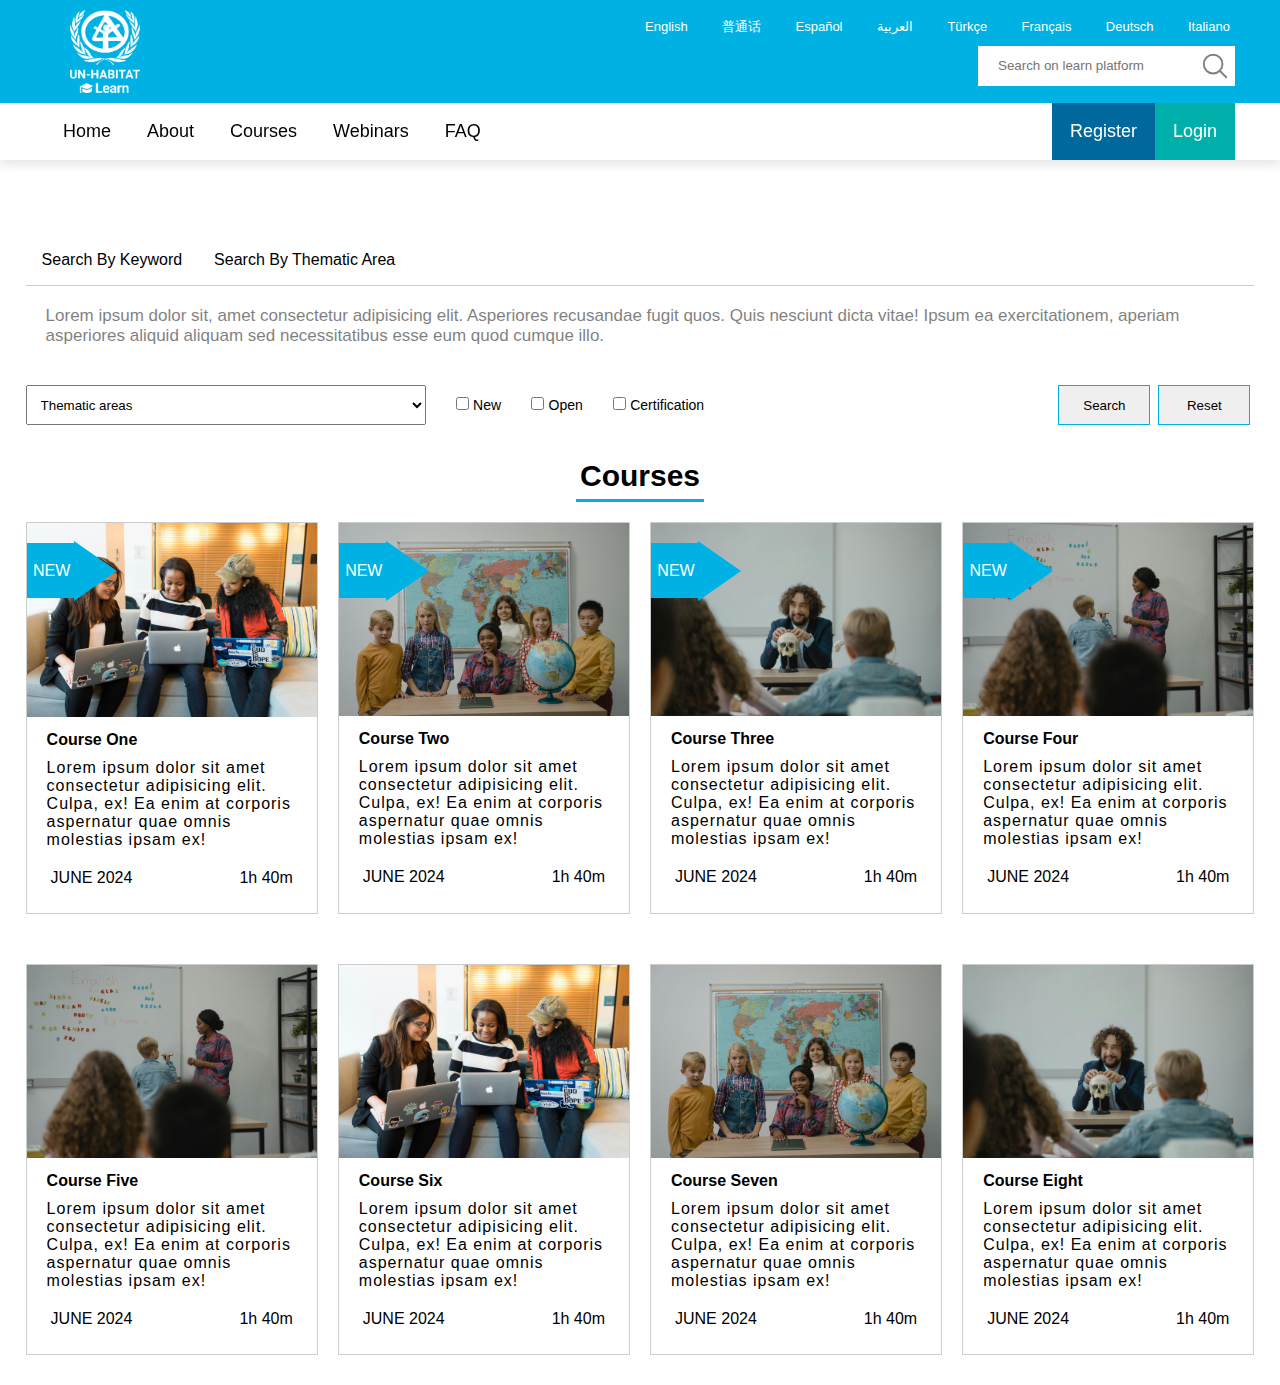
<file: sections/course.html>
<!DOCTYPE html>
<html lang="en">
<head>
    <meta charset="UTF-8">
    <meta http-equiv="X-UA-Compatible" content="IE=edge">
    <meta name="viewport" content="width=device-width, initial-scale=1.0">
    <title>UN-Habitat Learning Platform</title>
    <link rel="stylesheet" href="../style.css">
    <link rel="stylesheet" href="https://cdnjs.cloudflare.com/ajax/libs/font-awesome/6.1.1/css/all.min.css"/>
    <link rel="stylesheet" href="https://cdnjs.cloudflare.com/ajax/libs/font-awesome/5.15.4/css/all.min.css">
</head>
<body>

    <header>
        <div class="control">
            <div class="logo">
                <img src="../images/logo/logo.png" alt="un_habitat">
            </div>
            
            <div class="container">
                <div class="locales">
                    <ul>
                        <li><a href="#">English</a></li>
                        <li><a href="#">普通话</a></li>
                        <li><a href="#">Español</a> </li>
                        <li><a href="#">العربية</a></li>
                        <li><a href="#">Türkçe</a></li>
                        <li><a href="#">Français</a></li>
                        <li><a href="#">Deutsch</a></li>
                        <li><a href="#">Italiano</a></li>
                    </ul>
               </div>
                <div class="search-container">
                    <input type="text" placeholder="Search on learn platform">
                    <button>
                        <svg xmlns="http://www.w3.org/2000/svg" fill="none" viewBox="0 0 24 24" stroke-width="1.5" stroke="currentColor">
                            <path stroke-linecap="round" stroke-linejoin="round" d="m21 21-5.197-5.197m0 0A7.5 7.5 0 1 0 5.196 5.196a7.5 7.5 0 0 0 10.607 10.607Z" />
                        </svg>                      
                    </button>
                </div>
            </div>
        </div>

        <div class="menu">
            <input type="checkbox"  id="menu-bar">
            <label for="menu-bar">
                <svg xmlns="http://www.w3.org/2000/svg" fill="none" viewBox="0 0 24 24" stroke-width="1.5" stroke="currentColor" style="width: 30px; height: 50px;" >
                    <path stroke-linecap="round" stroke-linejoin="round" d="M3.75 6.75h16.5M3.75 12h16.5m-16.5 5.25h16.5" />
                </svg>
            </label>
    
            <nav class="navbar">
                <ul>
                    <li><a href="../index.html">home</a></li>
                    <li><a href="#">about</a></li>
                    <li ><a href="#">courses</a></li>
                    <li><a href="#">webinars</a></li>
                    <li><a href="faq.html">FAQ</a></li>
                </ul>
            </nav>
    
            <div class="auth">

                <div class="register">
                    register    
                </div>

                <div class="login-container">
                    <div class="login" data-name="l-1">
                       Login
                    </div>
                </div>

            </div>
        </div>
    </header>


    <section class="section">

        <div class="login-preview">
            <div class="preview" data-target="l-1">
                <i class="fas fa-times"></i>
                <h3>Login</h3>
                <form action="/submit_form" method="post" class="form-container">
                    <label for="email">Email</label>
                    <input type="email" id="email" name="email" required>
                    
                    <label for="password">Password</label>
                    <input type="password" id="password" name="password" required>
                    
                    <input type="submit" value="Login">
                </form>

                <p class="par1">Create new account</p>
                <p class="user-par">Forgot username or password?</p>
    
                <p class="par2">
                    In addition to self-paced e-learning courses,
                    The UN-Habitat learning platform offers a number of free
                    international technical webinars, Massive Open Online Courses,
                    mobile learning solutions and other learning initiatives and events.
                </p>
                <p class="par1">Please subscribe to our newsletter if you want to stay tuned!</p>

            </div>
        </div>

        <div class="search-box">
            <ul>
                <li><a href="#">Search by keyword</a></li>
                <li><a href="#">Search by thematic area</a></li>
            </ul>
        </div>

        
        <span class="desc">
            Lorem ipsum dolor sit, amet consectetur adipisicing elit. Asperiores recusandae fugit quos. Quis nesciunt dicta vitae! Ipsum ea exercitationem, aperiam asperiores aliquid aliquam 
            sed necessitatibus esse eum quod cumque illo.
        </span>
      

        <div class="wrapper">

            <div class="options">
                <select id="thematic">
                    <option selected>Thematic areas</option>
                    <option value="">General(14)</option>
                    <option value="">Measuring Sustainable Development Goals Indicators (9)</option>
                    <option value="">Solid Waste management (5)</option>
                    <option value="">Training materials (3)</option>
                    <option value="">UN-Habitat staff (1)</option>
                    <option value="">Sustainable urban mobility(2)</option>
                    <option value="">Online classrooms (2)</option>
                    <option value="">Urban climate and environmental action (1)</option>
                    <option value="">SDG Cities Learning Path (3)</option>
                </select>

                <div class="checkbox-btn">
                    <input type="checkbox" id="option1" name="options" value="option1">
                    <label for="option1">New</label><br>
                </div>
                
                <div class="checkbox-btn">
                    <input type="checkbox" id="option2" name="options" value="option2">
                    <label for="option2">Open</label><br>
                </div>

                <div class="checkbox-btn">
                    <input type="checkbox" id="option3" name="options" value="option3">
                    <label for="option3">Certification</label><br>
                </div>
                
            </div>

            <div class="actions">
                <button>
                    search                    
                </button>

                <button>
                    reset                     
                </button>
            </div>
            
        </div>

        <div class="title">
            <span class="header">Courses</span>
        </div>


        <div class="grid-container">

            <div class="box">
                <div class="image">
                    <div class="new">NEW</div>
                    <img src="../images/courses/1.jpg" alt="">
                </div>
                <div class="content">
                    <h4>Course One</h4>
                    <p>
                        Lorem ipsum dolor sit amet consectetur adipisicing elit. Culpa, ex! Ea enim at corporis aspernatur quae omnis molestias ipsam ex!
                    </p>
                    <div class="info">
                        <span class="date">June 2024</span>
                        <span class="time">1h 40m </span>
                    </div>
                </div>
            </div>
        
            <div class="box">
                <div class="image">
                    <div class="new">NEW</div>
                    <img src="../images/courses/2.jpg" alt="">
                </div>
                <div class="content">
                    <h4>Course Two</h4>
                    <p>
                        Lorem ipsum dolor sit amet consectetur adipisicing elit. Culpa, ex! Ea enim at corporis aspernatur quae omnis molestias ipsam ex!
                    </p>
                    <div class="info">
                        <span class="date">June 2024</span>
                        <span class="time">1h 40m </span>
                    </div>
                </div>
            </div>
        
            <div class="box">
                <div class="image">
                    <div class="new">NEW</div>
                    <img src="../images/courses/3.jpg" alt="">
                </div>
                <div class="content">
                    <h4>Course Three</h4>
                    <p>
                        Lorem ipsum dolor sit amet consectetur adipisicing elit. Culpa, ex! Ea enim at corporis aspernatur quae omnis molestias ipsam ex!
                    </p>
                    <div class="info">
                        <span class="date">June 2024</span>
                        <span class="time">1h 40m </span>
                    </div>
                </div>
            </div>
        
            <div class="box">
                <div class="image">
                    <div class="new">NEW</div>
                    <img src="../images/courses/4.jpg" alt="">
                </div>
                <div class="content">
                    <h4>Course Four</h4>
                    <p>
                        Lorem ipsum dolor sit amet consectetur adipisicing elit. Culpa, ex! Ea enim at corporis aspernatur quae omnis molestias ipsam ex!
                    </p>
                    <div class="info">
                        <span class="date">June 2024</span>
                        <span class="time">1h 40m </span>
                    </div>
                </div>
            </div>
        
            <div class="box">
                <div class="image">
                    <img src="../images/courses/4.jpg" alt="">
                </div>
                <div class="content">
                    <h4>Course Five</h4>
                    <p>
                        Lorem ipsum dolor sit amet consectetur adipisicing elit. Culpa, ex! Ea enim at corporis aspernatur quae omnis molestias ipsam ex!
                    </p>
                    <div class="info">
                        <span class="date">June 2024</span>
                        <span class="time">1h 40m </span>
                    </div>
                </div>
            </div>
        
            <div class="box">
                <div class="image">
                    <img src="../images/courses/1.jpg" alt="">
                </div>
                <div class="content">
                    <h4>Course Six</h4>
                    <p>
                        Lorem ipsum dolor sit amet consectetur adipisicing elit. Culpa, ex! Ea enim at corporis aspernatur quae omnis molestias ipsam ex!
                    </p>
                    <div class="info">
                        <span class="date">June 2024</span>
                        <span class="time">1h 40m </span>
                    </div>
                </div>
            </div>
        
            <div class="box">
                <div class="image">
                    <img src="../images/courses/2.jpg" alt="">
                </div>
                <div class="content">
                    <h4>Course Seven</h4>
                    <p>
                        Lorem ipsum dolor sit amet consectetur adipisicing elit. Culpa, ex! Ea enim at corporis aspernatur quae omnis molestias ipsam ex!
                    </p>
                    <div class="info">
                        <span class="date">June 2024</span>
                        <span class="time">1h 40m </span>
                    </div>
                </div>
            </div>
        
            <div class="box">
                <div class="image">
                    <img src="../images/courses/3.jpg" alt="">
                </div>
                <div class="content">
                    <h4>Course Eight</h4>
                    <p>
                        Lorem ipsum dolor sit amet consectetur adipisicing elit. Culpa, ex! Ea enim at corporis aspernatur quae omnis molestias ipsam ex!
                    </p>
                    <div class="info">
                        <span class="date">June 2024</span>
                        <span class="time">1h 40m </span>
                    </div>
                </div>
            </div>
        
        </div>
        

    </section>
    <script src="../scripts/popup.js"></script>
</body>
</html>
</file>
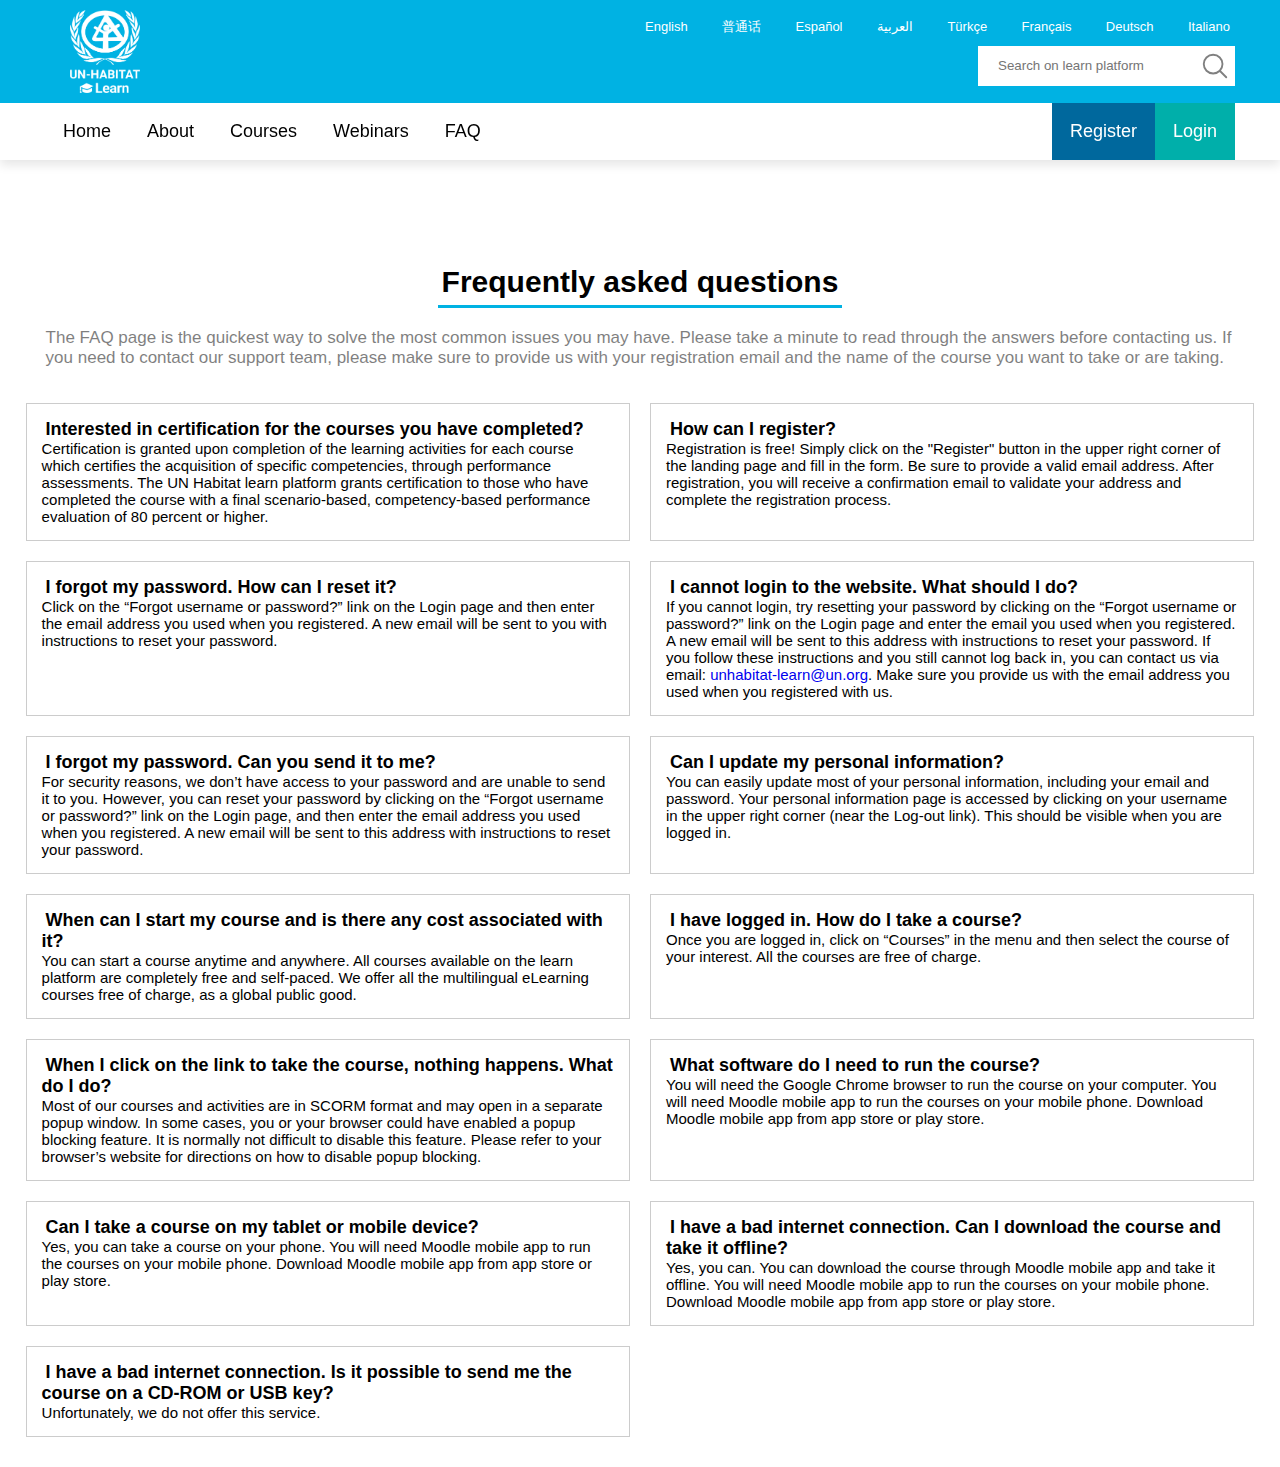
<file: sections/faq.html>
<!DOCTYPE html>
<html lang="en">
<head>
    <meta charset="UTF-8">
    <meta http-equiv="X-UA-Compatible" content="IE=edge">
    <meta name="viewport" content="width=device-width, initial-scale=1.0">
    <title>UN-Habitat Learning Platform</title>
    <link rel="stylesheet" href="../style.css">
    <link rel="stylesheet" href="https://cdnjs.cloudflare.com/ajax/libs/font-awesome/6.1.1/css/all.min.css"/>
    <link rel="stylesheet" href="https://cdnjs.cloudflare.com/ajax/libs/font-awesome/5.15.4/css/all.min.css">
</head>
<body>

    <header>
        <div class="control">
            <div class="logo">
                <img src="../images/logo/logo.png" alt="un_habitat">
            </div>
            
            <div class="container">
                <div class="locales">
                    <ul>
                        <li><a href="#">English</a></li>
                        <li><a href="#">普通话</a></li>
                        <li><a href="#">Español</a> </li>
                        <li><a href="#">العربية</a></li>
                        <li><a href="#">Türkçe</a></li>
                        <li><a href="#">Français</a></li>
                        <li><a href="#">Deutsch</a></li>
                        <li><a href="#">Italiano</a></li>
                    </ul>
               </div>
                <div class="search-container">
                    <input type="text" placeholder="Search on learn platform">
                    <button>
                        <svg xmlns="http://www.w3.org/2000/svg" fill="none" viewBox="0 0 24 24" stroke-width="1.5" stroke="currentColor">
                            <path stroke-linecap="round" stroke-linejoin="round" d="m21 21-5.197-5.197m0 0A7.5 7.5 0 1 0 5.196 5.196a7.5 7.5 0 0 0 10.607 10.607Z" />
                        </svg>                      
                    </button>
                </div>
            </div>
        </div>

        <div class="menu">
            <input type="checkbox"  id="menu-bar">
            <label for="menu-bar">
                <svg xmlns="http://www.w3.org/2000/svg" fill="none" viewBox="0 0 24 24" stroke-width="1.5" stroke="currentColor" style="width: 30px; height: 50px;" >
                    <path stroke-linecap="round" stroke-linejoin="round" d="M3.75 6.75h16.5M3.75 12h16.5m-16.5 5.25h16.5" />
                </svg>
            </label>
    
            <nav class="navbar">
                <ul>
                    <li><a href="../index.html">home</a></li>
                    <li><a href="#">about</a></li>
                    <li ><a href="course.html">courses</a></li>
                    <li><a href="#">webinars</a></li>
                    <li><a href="#">FAQ</a></li>
                </ul>
            </nav>
    
            <div class="auth">

                <div class="register">
                    register    
                </div>

                <div class="login-container">
                    <div class="login" data-name="l-1">
                       Login
                    </div>
                </div>

            </div>
        </div>
    </header>


    <section class="section">

        <div class="login-preview">
            <div class="preview" data-target="l-1">
                <i class="fas fa-times"></i>
                <h3>Login</h3>
                <form action="/submit_form" method="post" class="form-container">
                    <label for="email">Email</label>
                    <input type="email" id="email" name="email" required>
                    
                    <label for="password">Password</label>
                    <input type="password" id="password" name="password" required>
                    
                    <input type="submit" value="Login">
                </form>

                <p class="par1">Create new account</p>
                <p class="user-par">Forgot username or password?</p>
    
                <p class="par2">
                    In addition to self-paced e-learning courses,
                    The UN-Habitat learning platform offers a number of free
                    international technical webinars, Massive Open Online Courses,
                    mobile learning solutions and other learning initiatives and events.
                </p>
                <p class="par1">Please subscribe to our newsletter if you want to stay tuned!</p>

            </div>
        </div>

        <div class="title">
            <span class="header">Frequently asked questions</span>
            <span class="desc">The FAQ page is the quickest way to solve the most common issues you may have. Please take a minute to read through the answers before contacting us. If you need to contact our support team, please make sure to provide us with your registration email and the name of the course you want to take or are taking.</span>
        </div>

        <div class="faq-items-container">

            <div class="faq-container">
                <div class="faq-item">
                    <span class="faq-qn">Interested in certification for the courses you have completed?</span>
                    <p class="faq-ans">Certification is granted upon completion of the learning activities for each course which certifies the acquisition of specific competencies, through performance assessments. The UN Habitat learn platform grants certification to those who have completed the course with a final scenario-based, competency-based performance evaluation of 80 percent or higher.</p>
                </div>
            </div>
            
            <div class="faq-container">
                <div class="faq-item">
                    <span class="faq-qn">How can I register?</span>
                    <p class="faq-ans">Registration is free! Simply click on the "Register" button in the upper right corner of the landing page and fill in the form. Be sure to provide a valid email address. After registration, you will receive a confirmation email to validate your address and complete the registration process.</p>
                </div>
            </div>
            
            <div class="faq-container">
                <div class="faq-item">
                    <span class="faq-qn">I forgot my password. How can I reset it?</span>
                    <p class="faq-ans">Click on the “Forgot username or password?” link on the Login page and then enter the email address you used when you registered. A new email will be sent to you with instructions to reset your password.</p>
                </div>
            </div>
            
            <div class="faq-container">
                <div class="faq-item">
                    <span class="faq-qn">I cannot login to the website. What should I do?</span>
                    <p class="faq-ans">If you cannot login, try resetting your password by clicking on the “Forgot username or password?” link on the Login page and enter the email you used when you registered. A new email will be sent to this address with instructions to reset your password. If you follow these instructions and you still cannot log back in, you can contact us via email: <a href="mailto:unhabitat-learn@un.org">unhabitat-learn@un.org</a>. Make sure you provide us with the email address you used when you registered with us.</p>
                </div>
            </div>
            
            <div class="faq-container">
                <div class="faq-item">
                    <span class="faq-qn">I forgot my password. Can you send it to me?</span>
                    <p class="faq-ans">For security reasons, we don’t have access to your password and are unable to send it to you. However, you can reset your password by clicking on the “Forgot username or password?” link on the Login page, and then enter the email address you used when you registered. A new email will be sent to this address with instructions to reset your password.</p>
                </div>
            </div>
            
            <div class="faq-container">
                <div class="faq-item">
                    <span class="faq-qn">Can I update my personal information?</span>
                    <p class="faq-ans">You can easily update most of your personal information, including your email and password. Your personal information page is accessed by clicking on your username in the upper right corner (near the Log-out link). This should be visible when you are logged in.</p>
                </div>
            </div>
            
            <div class="faq-container">
                <div class="faq-item">
                    <span class="faq-qn">When can I start my course and is there any cost associated with it?</span>
                    <p class="faq-ans">You can start a course anytime and anywhere. All courses available on the learn platform are completely free and self-paced. We offer all the multilingual eLearning courses free of charge, as a global public good.</p>
                </div>
            </div>
            
            <div class="faq-container">
                <div class="faq-item">
                    <span class="faq-qn">I have logged in. How do I take a course?</span>
                    <p class="faq-ans">Once you are logged in, click on “Courses” in the menu and then select the course of your interest. All the courses are free of charge.</p>
                </div>
            </div>
            
            <div class="faq-container">
                <div class="faq-item">
                    <span class="faq-qn">When I click on the link to take the course, nothing happens. What do I do?</span>
                    <p class="faq-ans">Most of our courses and activities are in SCORM format and may open in a separate popup window. In some cases, you or your browser could have enabled a popup blocking feature. It is normally not difficult to disable this feature. Please refer to your browser’s website for directions on how to disable popup blocking.</p>
                </div>
            </div>
            
            <div class="faq-container">
                <div class="faq-item">
                    <span class="faq-qn">What software do I need to run the course?</span>
                    <p class="faq-ans">You will need the Google Chrome browser to run the course on your computer. You will need Moodle mobile app to run the courses on your mobile phone. Download Moodle mobile app from app store or play store.</p>
                </div>
            </div>
            
            <div class="faq-container">
                <div class="faq-item">
                    <span class="faq-qn">Can I take a course on my tablet or mobile device?</span>
                    <p class="faq-ans">Yes, you can take a course on your phone. You will need Moodle mobile app to run the courses on your mobile phone. Download Moodle mobile app from app store or play store.</p>
                </div>
            </div>
            
            <div class="faq-container">
                <div class="faq-item">
                    <span class="faq-qn">I have a bad internet connection. Can I download the course and take it offline?</span>
                    <p class="faq-ans">Yes, you can. You can download the course through Moodle mobile app and take it offline. You will need Moodle mobile app to run the courses on your mobile phone. Download Moodle mobile app from app store or play store.</p>
                </div>
            </div>
            
            <div class="faq-container">
                <div class="faq-item">
                    <span class="faq-qn">I have a bad internet connection. Is it possible to send me the course on a CD-ROM or USB key?</span>
                    <p class="faq-ans">Unfortunately, we do not offer this service.</p>
                </div>
            </div>

        </div>
        
    </section>
    <script src="../scripts/popup.js"></script>
    
</body>
</html>
</file>
<file: style.css>
*{
    margin: 0;
    padding: 0;
    box-sizing: border-box;
    font-family: 'Roboto', sans-serif;
    text-decoration: none;
    list-style: none;
    
}

html{
  --body-clr: #f6f9fe;
  --white: white;
  --black: black;
  --primary: #00b2e3;
  --secondary: #00689D;
  --green: #00AFAA;
  --orange: #fd9d24;
  --red: #ff7276;
}

body{
    min-height: 100vh;
    padding-top: 105px;
}

header{
    position: fixed;
    top: 0;
    left: 0;
    right: 0;
    background: var(--white);
    box-shadow: 0 5px 10px rgba(0, 0, 0, 0.1);
    display: flex;
    align-items: center;
    justify-content: space-between;
    flex-direction: column;
    z-index: 1000;
}

header .menu{
    width: 100%;
    display: flex;
    align-items: center;
    justify-content: space-between;
    padding: 0px 45px;
}

header .navbar ul li{
    position: relative;
    float: left;
}

header .navbar ul li a{
    font-size: 18px;
    padding: 18px;
    color: var(--black);
    display:block;
    text-transform: capitalize;
}

header .navbar ul li a:hover{
    background: var(--primary);
    color: var(--white);
}

#menu-bar{
    display: none;
}

header label{
    font-size: 18px;
    cursor: pointer;
    display: none;
}

header .control{
  width: 100%;
  display: flex;
  align-items: center;
  justify-content: space-between;
  background-color: var(--primary); 
  padding: 10px 45px;
  z-index: 2000;
}

  header .control .container{
      display: flex;
      flex-direction: column;
      width: 50%;
    }

  header .control .container .search-container{
    display: flex;
    align-items: center;
    justify-content: flex-end;
    margin-top: 10px;
  }

  header .control .container .search-container input{
    height: 40px;
    padding-left: 20px;
    padding-right: 20px;
    border: none;
  }


  header .control .container .search-container input:focus{
    outline: none; 
    border-color: var(--primary);  
  }

  header .control .container .search-container button{
    height: 40px;
    background-color: var(--white); 
    display: flex;
    justify-content: center;
    align-items: center;
    cursor: pointer;
    border: none;
    padding: 0 5px;
  }

  header .control .container .search-container button svg{
    width: 30px;
    height: auto; 
    color: gray;
  }

  header .control .logo {
     display: flex;
     justify-content: center;
     align-items: center;
     padding-left: 25px;
  }

  header .control .logo img{
    width: 70px;
    height: auto;
  }


  .container .locales{
    background-color: var(--primary);
  }

  .container .locales ul{
    display: flex;
    align-items: center;
    justify-content: space-between;
  }


  .container .locales ul li {
    margin: 0px 5px;
  }


  .container .locales ul li a {
    color: var(--white);
    font-size: 13px;
  }

  .section{
    margin-top: 130px;
    padding: 0px 2%;
    display: flex;
    flex-direction: column;
  }


      /* HOME */

  .home{
    margin-top: 75px;
    display: flex;
    flex-direction: column;
  }

  .auth{
    display: flex;
    align-items: center;
    justify-content: space-between;
    text-transform: capitalize;
    color: var(--white);
  }
  
  .auth .register{
      background: var(--secondary);
      font-size: 18px;
      padding: 18px;
      cursor: pointer;
  }

  .auth .login-container{
    background: var(--green);
    font-size: 18px;
    padding: 18px;
    cursor: pointer;
}

  .login-preview{
    position: fixed;
    top:0; 
    left:0;
    min-height: 100vh;
    width: 100%;
    background: rgba(0,0,0,.8);
    display: none;
    align-items: center;
    justify-content: center;
    z-index: 2000;
 
 }
 
 .login-preview .preview{
    display: none;
    padding:2rem;
    text-align: start;
    background: #fff;
    position: relative;
    margin:2rem;
    width: 25rem;
 }
 
 .login-preview .preview.active{
    display: inline-block;
 }
 
 .login-preview .preview .fa-times{
    position: absolute;
    top:1rem;
    right:1.5rem;
    cursor: pointer;
    color:#444;
    font-size: 1rem;
 }
 
 .login-preview .preview h3{
    color:var(--black);
    padding:.5rem 0;
    font-size: 1.3rem;
    margin-top: 30px;
    margin-bottom: 10px;
 }
 
 .login-preview .preview p{
    font-size: 0.8rem;
    color:#777;
 }
 
 .login-preview .preview .par1, .par2{
    padding-top: 5px;
 }
 
 .login-preview .preview .par1{
    color: var(--green) ;
 }
 
 .login-preview .preview .user-par{
    color: var(--green) ;
 }
 
 .form-container label {
    display: block;
    margin-bottom: 8px;
    font-size: 0.9rem;
 }

 .form-container  input:focus {
  outline: none; 
  border: none; 
}
 
 .form-container input[type="email"],
 .form-container input[type="password"] {
    width: 100%;
    padding: 10px;
    margin-bottom: 20px;
    border: 1px solid #ccc;
 }
 
 .form-container input[type="submit"] {
    flex:1 1 16rem;
    padding:1rem;
    font-size: 1rem;
    text-align: center;
    width: 100%;
    background-color: var(--green);
    color: white;
    border: none;
    cursor: pointer;
    margin-bottom: 5px;
 }
 
 .form-container input[type="submit"]:hover {
    background-color: white;
    border: 1px solid var(--green);
    color: var(--green) ;
 }

.video-container {
  position: relative;
  width: 100%;
  height: 80vh;
  overflow: hidden;
  margin-top: -18px;
}

.video-container video {
  position: absolute;
  top: 0;
  left: 0;
  width: 100%;
  height: 100%;
  object-fit: cover;
}

.video-content{
  position: absolute;
  bottom: 50px;
  left: 50px;
}

.video-content a{
  font-size: 20px;
  text-decoration: none;
  padding: 15px 25px;
  transition: 0.3s;
  font-weight: 400;
}

.video-content a:nth-child(1){
    color: var(--secondary);
    background: var(--white); 
    margin-right: 20px;
}

.video-content a:nth-child(1):hover{
    background: var(--secondary);
    color: var(--white);
}

.video-content a:nth-child(2){
  background: var(--secondary);
  color: var(--white);
}

.video-content a:nth-child(2):hover{
  color: var(--secondary);
  background: var(--white); 
}

  .home .hero{
    width: 100%; 
    height: 300px;
    background-image: url('hero.jpg'); 
    background-size: cover;
    background-position: center;
    background-repeat: no-repeat;
    display: flex;
    flex-direction: column;
    align-items: flex-start;
    padding-left: 100px;
    padding-top: 50px;
    padding-bottom: 10px;
  }

  .hero .hero-title{
    width: 50%;
    margin-bottom: 20px;
  }

  .hero span{
    color: var(--white);
    font-size: 40px;
  }

  .hero-actions{
    display: flex;
    align-items:center;
  }

  .hero-actions button:nth-child(1) {
    background-color: var(--white);
    color: var(--secondary);
    border: none;
    padding: 10px 20px;
    cursor: pointer;
    margin-right: 15px;
    font-weight: 500;
  }

  .hero-actions button:nth-child(2) {
      background-color: var(--secondary); 
      color: var(--white);
      border: none;
      padding: 10px 20px;
      cursor: pointer;
      font-weight: 500;
  }

  .hero-actions button:nth-child(1):hover {
      background-color: var(--secondary);
      color: var(--white);

  }

  .hero-actions button:nth-child(2):hover {
    background-color: var(--white);
    color: var(--secondary);
  }

  .hero-info{
    display: flex;
    flex-direction: column;
    justify-content: center;
    align-items: center;
    padding-left: 100px;
    padding-right: 100px;
    padding-top: 50px;
    padding-bottom: 50px;
  }

  .hero-info span:nth-child(1){
      color: var(--black);
      font-weight: 600;  
      font-size: 35px;
  }

  .hero-info .counter-wrapper{
    display: flex;
    justify-content: center;
    align-items: center;
}

  .hero-info .counter-wrapper .counter{
    display: flex;
    flex-direction: column;
    justify-content: center;
    align-items: center;
  }

  .hero-info .counter-wrapper .counter  span:nth-child(1){
    color: var(--secondary);
  }

  
  .hero-info .counter-wrapper .vertical{
    width: 2px;
    height: 90px;
    background: rgba(0, 0, 0, 0.2);
    padding-top: 10px;
    padding-bottom: 10px;
    margin-left: 50px;
    margin-right: 50px;
}


.portfolio{
  width: 100%;
  padding: 30px 8%;
  background-color: var(--body-clr);
}

.portfolio-header{
  display: flex;
  justify-content: center;
  align-items: center;
  margin-bottom: 5px;
}

.portfolio-header span{
  font-weight: 600;
  font-size: 25px;
}

.button-group{
  text-align: center;
  margin-bottom: 15px;
}

.button-group .button{
  display: inline-block;
  padding: 5px 20px;
  margin: 5px;
  background-color: var(--white);
  border: 1px solid var(--primary);
  color: var(--black);
  font-style: 12px;
  text-transform: capitalize;
  letter-spacing: 1px;
  transition: all 0.4s;
  border-radius: 3px;
  outline: none;
  cursor: pointer;
}
.button-group .button.active{
  background-color: var(--primary);
  color: var(--body-clr);
}
.button-group .button:hover{
  background-color: var(--primary);
  color: var(--body-clr);
}
div.gallery{
  width: 100%;
  display: flex;
  flex-wrap: wrap;
}
div.gallery .item{
  position: relative;
  margin: 4px;
  width: calc(33.33% - 8px);
  overflow: hidden;
  border: 1px solid rgba(0, 0, 0, 0.2);
}

.item .image {
  position: relative;
  display: inline-block;
}

.item .image img{
  width: 100%;
  object-fit: cover;
}

.item .content{
  display: flex;
  flex-direction: column;
  padding: 10px 20px;
}

.item .content h4{
  margin-bottom: 10px;
}


.item .content p{
  text-align: left;
  font-size: 16px;
  letter-spacing: 1px;
  margin: 5px 0;
}

.item .content .info{
  display: flex;
  justify-content: flex-start;
  align-items: center;
  margin-top: 10px;
  margin-bottom: 10px;
  font-weight: 500;
}

.item .content .info .view-btn{
  text-transform: capitalize;
  cursor: pointer;
  border: 1px solid var(--primary);
  font-size: 12px;
  padding: 4px 16px;
  font-weight: 600;
  color: var(--primary);
}

.pace-course{
  display: flex;
  justify-content: center;
  align-items: center;
  margin-top: 20px;
}

.pace-container{
  display: flex;
  align-items: center;
  justify-content: space-between;
  box-shadow: 5px 5px 10px rgba(0, 0, 0, 0.1);
  margin-left: 100px;
  margin-right: 90px;
  padding-bottom: 20px;
  padding-left: 10px;
  padding-right: 30px;
}

.pace-title{
  font-size: 30px;
  font-weight: 500;
  text-align: start;
  width: 40%;
}

.pace-info{
  width: 60%;
  text-align: start;
}

.pace-info p{
  line-height: 26px;
}

.webinars{
  width: 100%;
  padding: 30px 8%;
  background-color: var(--body-clr);
  display: flex;
  flex-direction: column;
  margin-top: 30px;
}

.webinar-wrapper{
   display: flex;
   align-items: center;
   justify-content: center;
}

.webinar-img{
  width: 50%;
  display: flex;
  align-items: center;
  justify-content: flex-start;
  margin-right: 50px;
}

.webinar-img img{
  width: 100%;
  object-fit: cover;
  border-radius: 30%;
}

.webinar-content{
  display: flex;
  flex-direction: column;
}

.webinar-desc{
  display: flex;
  align-items: center;
  justify-content: flex-start;
  background: var(--white);
  padding: 20px;
  margin-bottom: 10px;
}

.svg-wrapper{
  display: flex;
  align-items:center;
  padding-right: 30px;
}

.svg-wrapper svg{
  width: 18px;
  height: 18px;
  margin-right: 5px;
  color: var(--primary);
}

.svg-wrapper span{
  font-size: 12px;
}

.date-block{
  display: flex;
  flex-direction: column;
  align-items: center;
  justify-content: center;
  border: 2px solid var(--primary);
  padding: 20px 8px;
  height: 100%;
  margin-right: 10px;
  text-transform: capitalize;
}

.date-block span:nth-child(1){
  font-size: 25px;
  font-weight: 600;
  color: var(--primary);
}

.webinar-info div:nth-child(1){
  display: flex;
  align-items: center;
  justify-content: center;
}

.webinar-info span{
  text-align: left;
}

.location-block{
  display: flex;
  align-items: center;
  justify-content: space-between;
}

.location-content{
  display: flex;
  align-items: center;
  justify-content: center;
}

.social{
  display: flex;
  flex-direction: column;
}

.newsletter{
  background: var(--primary);
  display: flex;
  align-items: center;
  padding: 50px 10px;
  justify-content: space-around;
}

.newsletter-content{
  display: flex;
  flex-direction: column;
  width: 25%;
}


.newsletter-content span:nth-child(1){
  text-transform: uppercase;
  color: var(--white);
}


.newsletter-content span:nth-child(2){
  color: var(--white);
  font-size: 30px;
  font-weight: 600;
}


.newsletter-content button{
  background: var(--white);
  color: var(--black);
  border: none;
  padding: 10px 0;
  border-radius: 6px;
  font-size: 18px;
  font-weight: 600;
  margin-top: 10px;
  width: 300px;

}

.block{
  width: 1px;
  height: 150px;
  background: var(--white);
  display: block;
}

.icons{
  display: flex;
  align-items: center;
}

.media{
  display: flex;
  flex-direction: column;
  align-items: center;
  color: var(--white);
}

.icons img{
  width: 40px;
  height: 40px;
  margin: 5px 10px;
}


.mobile{
  display: flex;
  align-items: center;
  background: #505050;
  padding: 50px 90px;
  justify-content: space-around;
}

.owner{
  display: flex;
  flex-direction: column;
  color: var(--white);
  padding: 0 10px;
}

.owner span{
  font-size: 25px;
  font-weight: 500;
}

.mobile-block{
  display: flex;
  align-items: center;
}

.mobile-block img{
  height: 40px;
  margin: 0 5px;
}

.mobile-desc{
  padding: 0 10px;
}


.mobile-desc span{
  font-size: 20px;
  color: var(--white);
  font-weight: lighter;
}

.footer{
  display: flex;
  flex-direction: column;
  align-items: center;
  background-color: var(--body-clr);
  padding: 50px 150px;
}

.links {
  display: grid;
  grid-template-columns: repeat(4, 1fr);
  gap: 20px;
}

.owner-info{
  display: flex;
  flex-direction: column;
  justify-content: flex-start;
}

.wrap{
  display: flex;
  align-items: center;

}

.wrap-desc{
  margin-top: 10px;
  line-height: 26px;
}


.owner-info .wrap-desc p{
  line-height: 26px;
  margin-top: 5px;
}

.wrap img{
  width: 35px;
  margin-right: 10px;
}

.footer-title{
  font-weight: 600;
  text-transform: capitalize;
}

.office{
  display: flex;
  flex-direction: column;
}

.footer-nav-links{
  display: flex;
  flex-direction: column;
}

.footer-newsletter{
  display: flex;
  flex-direction: column;
}

.news-wrapper{
  display: flex;
  align-items: center;
  justify-content: flex-start;
  margin: 20px 0px;
}

.social-wrapper{
  display: flex;
  align-items: center;
  justify-content: space-around;
}

.social-wrapper div{
  cursor: pointer;
}

.social-wrapper a{
  text-decoration: none;
}

.news-wrapper input{
  border: 1px solid var(--primary);
  padding: 8px 18px;
}

.news-wrapper button{
  background:  var(--primary);
  padding: 10px 20px;
  border: none;
  color: var(--white);
  font-weight: 600;
}

.social-wrapper div{
  width: 50px;
  height: 50px;
  display: flex;
  align-items: center;
  justify-content: center;
  background: var(--primary);
}

.social-wrapper div img{
  width: 30px;
  height: 30px;
}

.copyright{
  background: var(--primary);
  display: flex;
  align-items: flex-start;
  padding: 10px 150px;
  color: var(--white);
}

/* COURSES */

  section .search-box {
    width: 100%;
    border-bottom: 1px solid rgba(0, 0, 0, 0.2);
}

  section .search-box ul li{
    position: relative;
    float: left;
  }

  section .search-box  ul li a{
      font-size: 16px;
      padding: 16px;
      color: black;
      display:block;
      text-transform: capitalize;
  }

  .search-box ul li a:hover{
      border-left: 1px solid rgba(0, 0, 0, 0.2);
      border-right: 1px solid rgba(0, 0, 0, 0.2);
      border-top: 1px solid rgba(0, 0, 0, 0.2);
  }

  section span{
    padding-top: 10px;
    padding-bottom: 6px;
    padding-left: 4px;
    padding-right: 4px;
  }

  section .wrapper{
    display: flex;
    justify-content: space-between;
    align-items:center
  }

  section .options{
    display: flex;
    align-items: center;
  }

  #thematic {
    width: 400px;
    height: 40px;
    outline: none;
    padding: 10px;
    margin-right: 30px;
  }   

  section .options .checkbox-btn label{
    margin-right: 30px;
    font-size: 14px;
  }

  #thematic option {
      background-color: white;
      color: black;
  }


  #thematic option:hover {
      background-color: #00b2e3;
      color: white; 
  }
  
  section .wrapper .actions{
    display: flex;
    justify-content: space-between;
    width: 200px;
  }

  section .wrapper .actions button{
    width: 100%;
    height: 40px; 
    padding: 4px;
    text-transform: capitalize;
    border: none;
    margin: 4px;
    border: 1px solid #00b2e3;
  }

  section .wrapper .actions button:hover{
   background:#00b2e3;
   color: white;
  }

  section .title{
    display: flex;
    flex-direction: column;
    justify-content: center;
    align-items: center;
    margin-top: 20px;
  }

  .title .header {
    font-size: 30px;
    font-weight: bolder;
    display: inline-block;
    border-bottom: 3.5px solid #00b2e3;
}

  .desc{
    font-size: 17px;
    opacity: 0.5;
    margin-bottom: 15px;
    padding: 20px;
  }

  section .box{
    background-color: #ffffff; 
    border: 1px solid rgba(0, 0, 0, 0.2);
    margin-bottom: 30px;
  }

  .image {
    position: relative;
    display: inline-block;
}

  .new {
      width: 50px;
      height: 55px;
      background: #00b2e3;
      position: absolute;
      margin: auto;
      margin-top: 20px;
      top: 0;
      left: 0;
      line-height: 55px; 
      text-align: center; 
      color: white;
  }

  .new::after {
      content: '';
      position: absolute;
      top: 50%;
      right: -40px;
      transform: translateY(-50%);
      border-top: 30px solid transparent;
      border-bottom: 30px solid transparent; 
      border-left: 43px solid #00b2e3;
  }

  section .box .image img{
    width: 100%;
    object-fit: cover;
  }

  section .box .content{
    display: flex;
    flex-direction: column;
    padding: 10px 20px;
  }

  section .box .content h4{
    margin-bottom: 10px;
  }


  section .box .content p{
    text-align: left;
    font-size: 16px;
    letter-spacing: 1px;
  }

  section .box .content .info{
    display: flex;
    justify-content: space-between;
    align-items: center;
    margin-top: 10px;
    margin-bottom: 10px;
    font-weight: 500;
  }


  section .box .content .info .date{
    text-transform: uppercase;
  }

  section .box .content .info .time{
    text-transform: capitalize;
  }


  .grid-container {
    display: grid;
    grid-template-columns: repeat(4, 1fr); 
    gap: 20px; 
    margin-top: 20px;
  }


        /* FAQ  */

  .faq-container{
    display: flex;
    flex-direction: column;
    padding: 15px;
    border: 1px solid rgba(0, 0, 0, 0.2);
  }

  .faq-container .faq-qn{
    font-weight: bold;
    font-size: 18px;

  }

  .faq-container .faq-ans{
    font-size: 15px;
  }

  .faq-items-container {
    display: grid;
    grid-template-columns: repeat(2, 1fr);
    gap: 20px;
    margin-bottom: 30px;
}



/* RESPONSIVE DESIGN */

@media (max-width: 1222px){ 

  .hero-info span:nth-child(1){
    font-weight: 400;  
    font-size: 30px;
  }

  .hero span{
    font-size: 35px;
  }

  .hero-actions button:nth-child(1) {
    font-weight: 500;
  }

  .hero-actions button:nth-child(2) {
      font-weight: 500;
  }

  .mobile{
    padding: 10px 0px;
    justify-content: center;
    flex-direction: column;
  }

  .owner{
    width: 100%;
    align-items: center;
    justify-content: center;
    padding: 5px 0;
  }
  

  .mobile-block{
    margin-top: 20px;
  }

}

@media (max-width: 1200px){ 
  .grid-container {
    grid-template-columns: repeat(3, 1fr); 
  }
  .links {
    grid-template-columns: repeat(2, 1fr);
  }
  .social-wrapper{
    justify-content: flex-start;
  }

  .social-wrapper div{
    margin-right: 15px;
  }
}



@media (max-width: 1082px){ 

  .hero span{
    font-size: 30px;
  }

  .hero-actions button:nth-child(1) {
    font-weight: 400;
  }

  .hero-actions button:nth-child(2) {
      font-weight: 400;
  }

}

  @media(max-width: 1024px){
    div.gallery .item{
      width: calc(50% - 8px);
    }
  }


  @media (max-width: 991px){ 

    
    .login-preview{
      font-size: 55%;
    }
  
    header .control .container .search-container input{
      height: 30px;
      padding-left: 10px;
      padding-right: 10px;
      width: 210px;
    }
  
    header .control .container .search-container button{
      height: 30px;
    }
  
    header .control .container .search-container button svg{
      width: 20px;
    }

    .grid-container {
      grid-template-columns: repeat(2, 1fr); 
    }

    header .menu{
        margin-top: 0;
    }

    header label{
        display: initial;
    }

    header .navbar {

        position: absolute;
        top: 100%;
        left: 0;
        right: 0;
        background: #fff;
        border-top: 1px solid rgba(0, 0, 0, 0.1);
        display: none;
    }

    #menu-bar:checked ~ .navbar{
        display: initial;
    }
    
      .container .locales ul {
        display: grid;
        grid-template-columns: repeat(4, 1fr); 
      }

      
      header .control .container{
        align-items: flex-end;
        justify-content: flex-end;
      }

      header .navbar ul li a, .auth .register, .auth .login-container{
        font-size: 15px;
        padding: 15px;
    }

      header .control .logo {
        width: 80px;
        height: 80px;
    }

    header .control .logo img{
      width: 50px;
      margin-left: -50px;
    }

    .newsletter-content{
      width: 30%;
    }

    .newsletter-content span:nth-child(1){
      font-size: 12px;
    }
    
    
    .newsletter-content span:nth-child(2){
      font-size: 20px;
    }
    
    .newsletter-content button{
      padding: 12px;
      border-radius: 4px;
      font-size: 13px;
      width: 200px;
    
    }

    .media h1{
      font-size: 20px;
    }

    .icons a{
      text-decoration: none;
      cursor: pointer;
    }
    
    .icons img{
      width: 30px;
      height: 30px;
      margin: 5px 8px;
    }

    .owner span{
      font-size: 20px;
    }

    .mobile-desc span{
      font-size: 18px;
    }
  }

  @media (max-width: 968px){ 
    .webinar-wrapper{
      flex-direction: column;
   }
   .webinar-img{
    width: 50%;
    align-items: center;
    justify-content: center;
    margin-right: 0px;
    margin-bottom: 20px;
  }

  .pace-container{
    flex-direction: column;
    justify-content: center;
    margin-left: 0px;
    margin-right: 0px;
    padding-left: 0px;
    padding-right: 0px;
  }
  
   .pace-title{
    text-align: center;
    width: 100%;
    margin-bottom: 10px;
  }
  
  .pace-info{
    width: 100%;
    padding: 0 50px;
  }
   
  }

  @media (max-width: 943px){ 

    .home .hero{
      padding-left: 20px;
      padding-top: 100px;
    }

    .hero .hero-title{
      width: 100%;
    }
  }

  @media (max-width: 841px) {
    .links {
         grid-template-columns: 1fr;
   }
  }

  @media (max-width: 830px) {

    .home .hero{
      padding-top: 75px;
    }


    section .wrapper, section .options{
      flex-direction: column;
      align-items: flex-start;
    }

    section .options select,.checkbox-btn{
      margin-top: 10px;
    }

    section .wrapper .actions{
      margin-top: 10px;
      width: 250px;
    }
  }

  @media (max-width: 798px) {
    .hero-info span:nth-child(1){
      font-size: 25px;
    }
  }

  @media (max-width: 768px) {
    .faq-items-container {
      grid-template-columns: 1fr;
    }
  }


  @media (max-width: 747px) {
    .newsletter-content span:nth-child(1){
      font-size: 10px;
    }
    
    .newsletter-content span:nth-child(2){
      font-size: 15px;
    }

    .media h1{
      font-size: 15px;
    }
    
    .icons img{
      width: 25px;
      height: 25px;
    }
  }

  @media (max-width: 700px) {
    .hero-info span:nth-child(1){
      font-size: 20px;
    }
    .hero-info .counter-wrapper .counter  span:nth-child(2){
      font-size: 14px; 
    }
  }

  @media screen and (max-width: 690px){
    header nav a{
        font-size: 14px;
        margin-right: 0;
    }
}

  @media(max-width: 600px){
    div.gallery .item{
      width: 100%;
      margin: 4px 0px;
    }
    .hero-info{
      padding-left: 10px;
      padding-right: 10px;
    }
  }

  @media (max-width: 580px) {
    .grid-container {
      grid-template-columns: repeat(1, 1fr); 
    } 
   }

   @media (max-width: 572px) {
    .newsletter{
      flex-direction: column;
      padding: 0px;
      justify-content: center;
    }
    .block{
      display: none;
    }
    
    .newsletter-content{
      justify-content: center;
      align-items: center;
      width: 100%;
      margin-bottom: 10px;
    }

    .owner span{
      font-size: 18px;
    }

    .mobile-desc span{
      font-size: 15px;
    }

    .mobile-block img{
      height: 30px;
    }

    .social-wrapper div{
      width: 30px;
      height: 30px;
    }
    
    .social-wrapper div img{
      width: 20px;
      height: 20px;
    }
    
    .copyright{
      align-items: center;
      justify-content:center;
      padding: 10px 0px;
    }
   }


   @media (max-width: 520px) {
    .video-content a{
      font-size: 15px;
      padding: 10px 12px;
      font-weight: 400;
    }

   }

   @media (max-width: 500px) {

    header .control .container .search-container input{
      height: 25px;
      padding: 10px;
    }
  
    header .control .container .search-container button{
      height: 25px;
    }
  
    header .control .container .search-container button svg{
      width: 15px;
    }

    header .menu{
      padding: 0px 20px;
    }
    
    header .control{
      align-items: center;
      justify-content: center;
      flex-direction: column;
      padding: 10px 20px;
    }

    header .control .container{
      width: 100%;
      margin-bottom: 2px;
    }

    header .control .logo{
      width: 100%;
      justify-content: flex-start;
      align-items: flex-start;
    }

    header .control .logo img{
      width: 50px;
      margin-left: -30px;
    }
   }

   @media (max-width: 463px) {
    .webinar-info div:nth-child(1) span{
      font-size: 13px;
    }
    .location-block{
      flex-direction: column;
      justify-content: flex-start;
      align-items: start;
    }
    
    .date-block{
      padding: 30px 8px;
    }
   }
   
    @media (max-width:450px){

      .login-preview{
        font-size: 50%;
      }
    }

  @media (max-width: 441px) {
    #thematic {
      width: 300px;
      padding: 5px;
    }   

  .hero span{
    font-size: 25px;
  }

  .hero-actions button:nth-child(1) {
    font-weight: 300;
  }

  .hero-actions button:nth-child(2) {
      font-weight: 300;
  }
}

  @media (max-width: 422px) {
    .hero-info span:nth-child(1){
      font-size: 16px;
    }
    .hero-info .counter-wrapper .counter  span:nth-child(2){
      font-size: 12px; 
    }

    .hero-info .counter-wrapper .counter  span:nth-child(1){
      font-size: 20px; 
    }

    .pace-title{
      font-size: 20px;
      font-weight: 600;
    }
    
    .pace-info{
      font-size: 13px;
    }
  }

  @media (max-width: 398px) {
    .copyright p{
      font-size: 13px;
    }
  }

  @media (max-width: 372px) {
  .hero span{
    font-size: 20px;
  }
  }


  @media (max-width: 365px) {

    .webinar-desc{
      flex-direction: column;
      justify-content: center;
    }
    .date-block{
      flex-direction: row;
      padding: 4px 0;
      width: 100%;
      margin-right: 0px;
      height: 30px;
    }

    .date-block span{
      margin-right: 5px;
      margin-top: -5px;
    }
  }

  @media (max-width: 365px) {
    .video-content{
      left: 30px;
    }
  }
</file>
